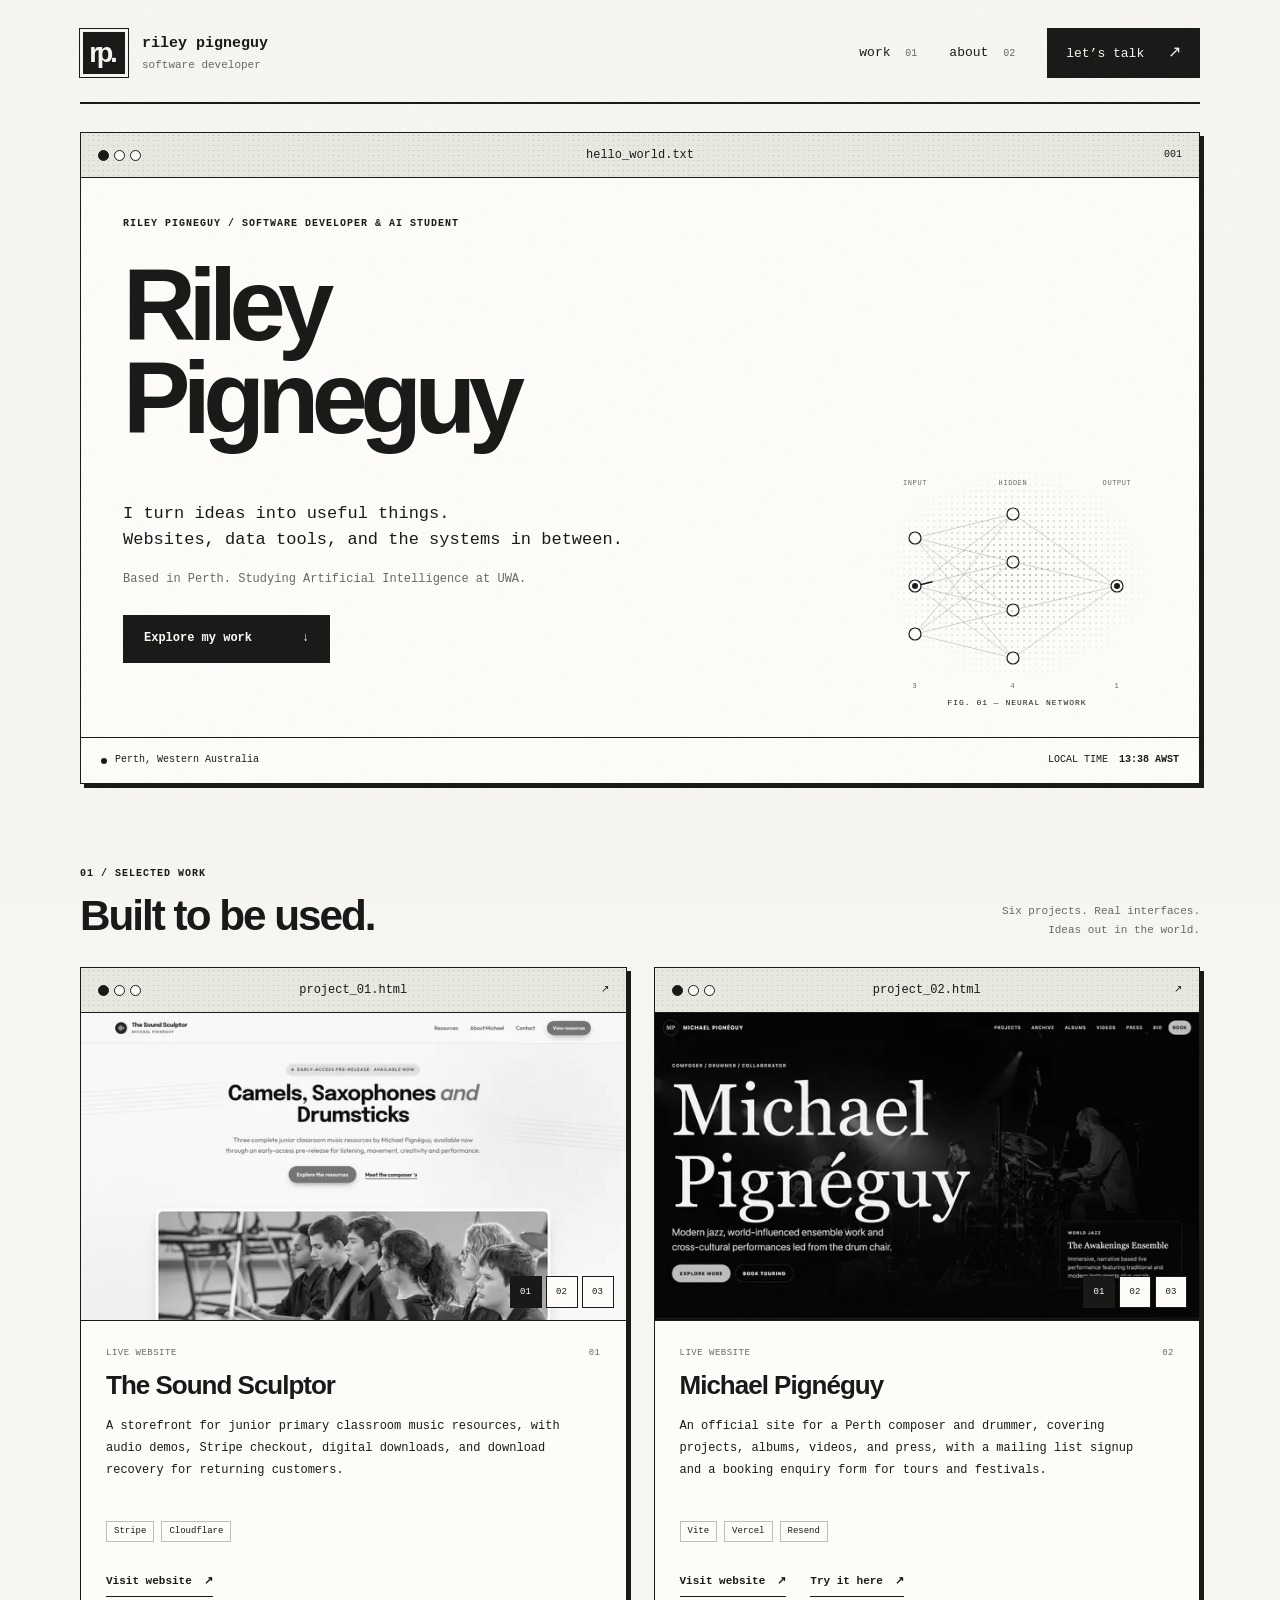
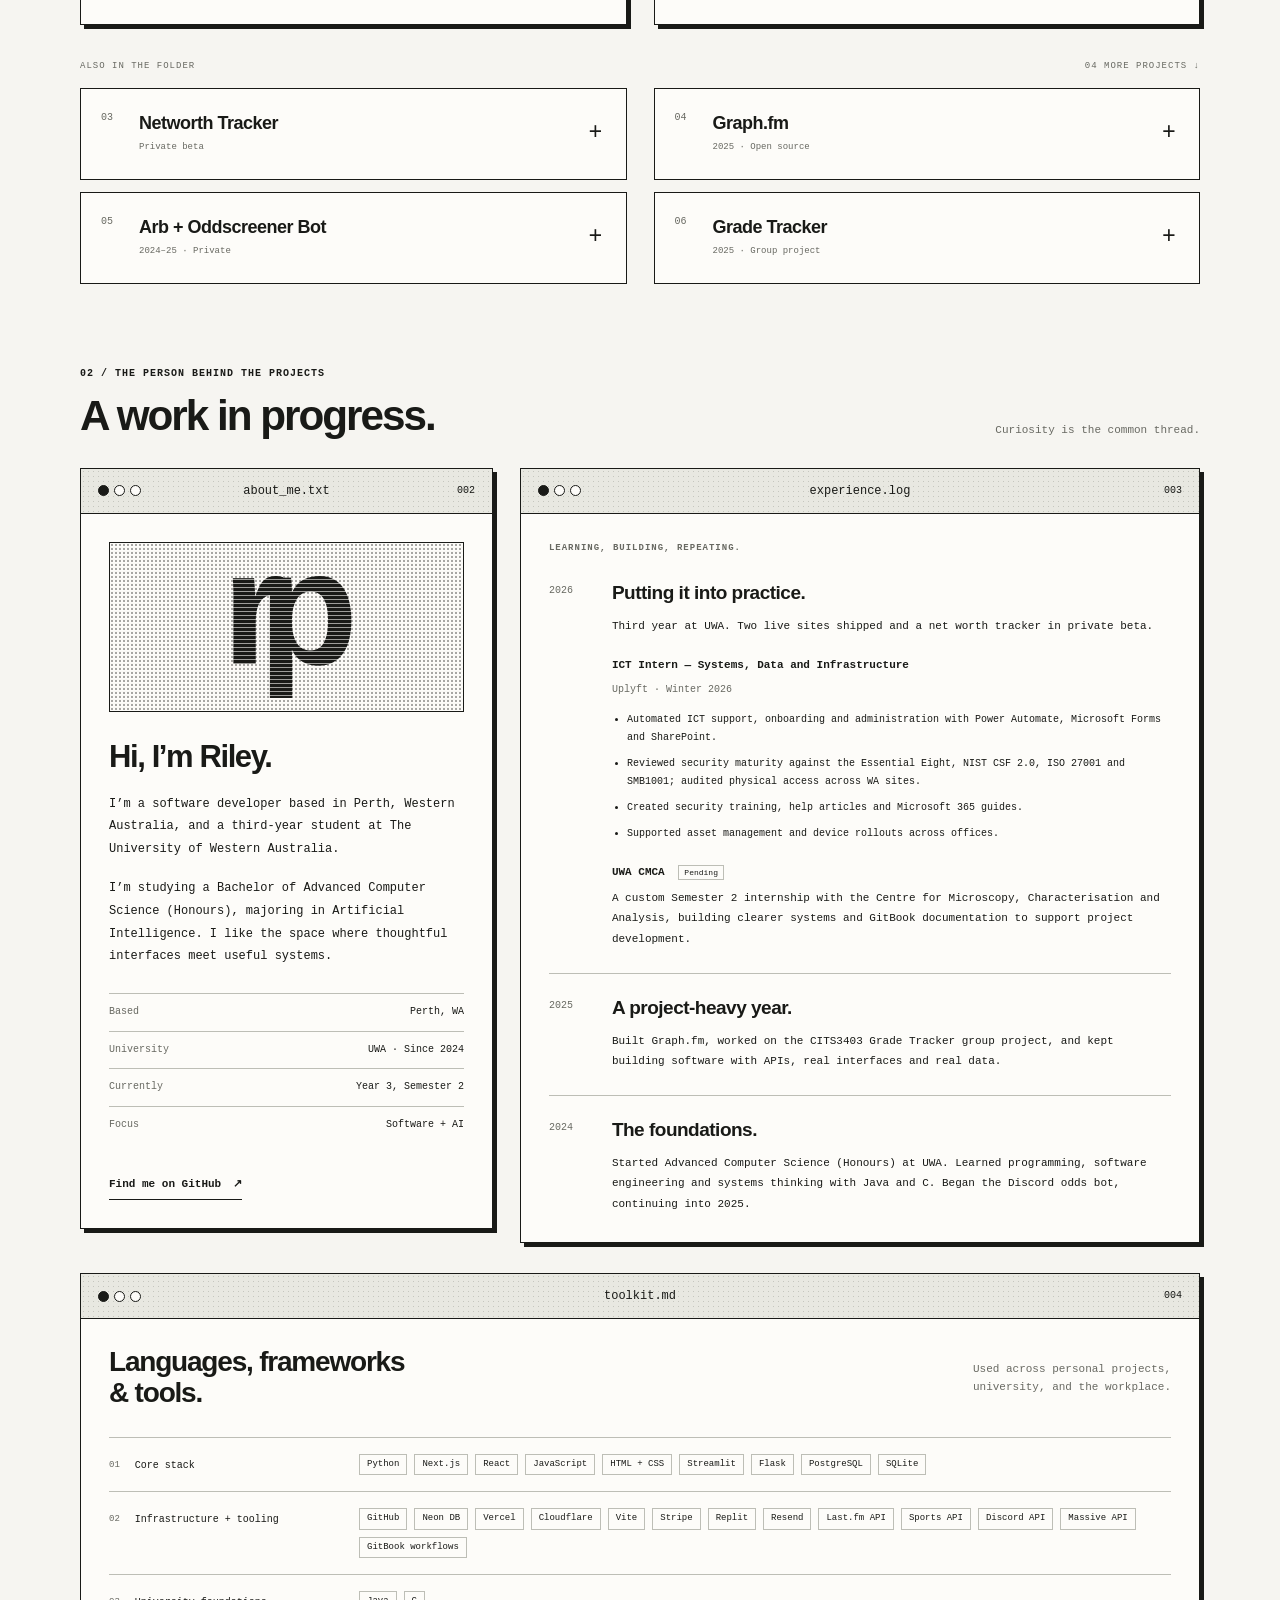
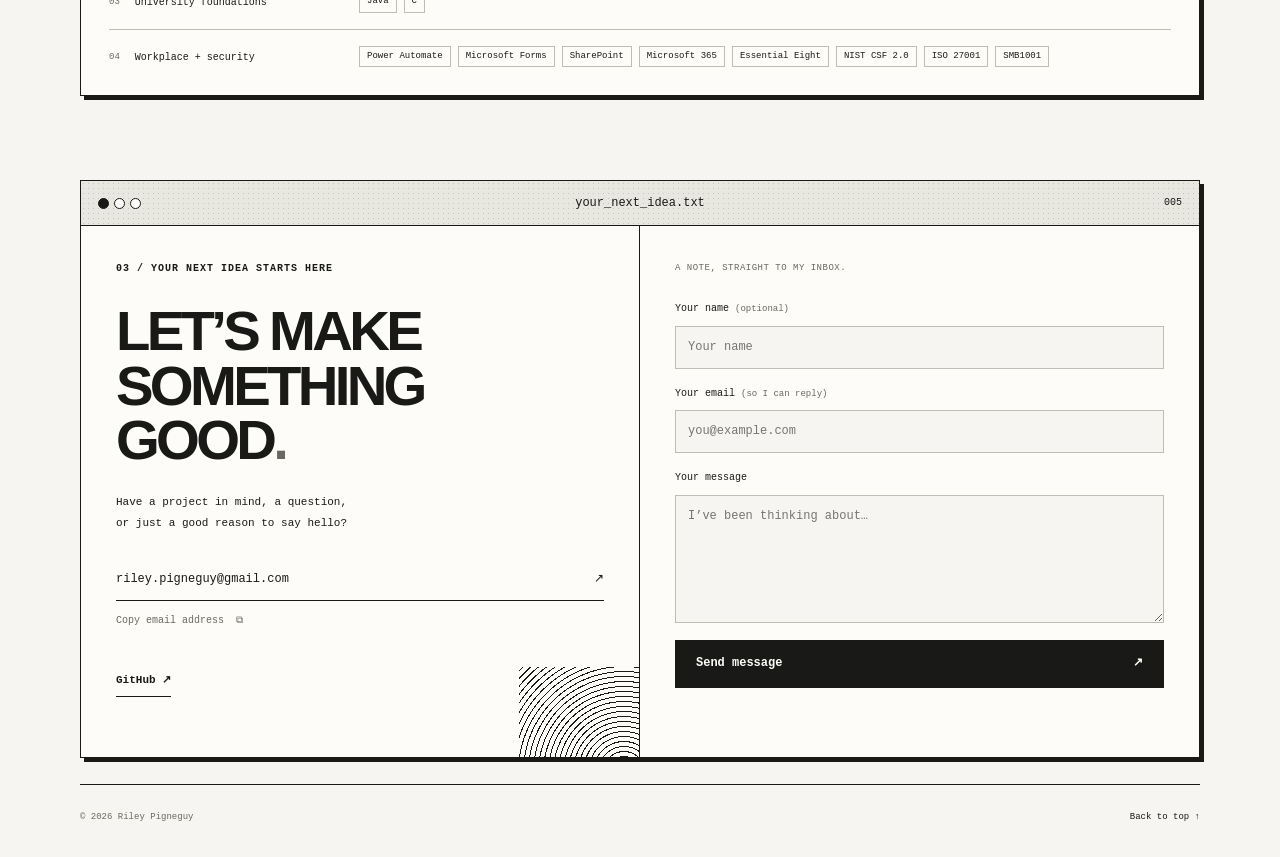
<file: index.html>
<!doctype html>
<html lang="en-AU">
  <head>
    <meta charset="UTF-8" />
    <meta name="viewport" content="width=device-width, initial-scale=1.0" />
    <meta name="theme-color" content="#f6f5f1" />
    <meta name="robots" content="index,follow,max-image-preview:large" />
    <meta
      name="description"
      content="Riley Pigneguy is a software developer in Perth and an Artificial Intelligence student at UWA. Explore web projects, Python tools and internship experience."
    />
    <meta name="author" content="Riley Pigneguy" />
    <title>Riley Pigneguy | Software Developer &amp; AI Student in Perth</title>
    <link rel="canonical" href="https://riley-pigneguy-portfolio.vercel.app/" />
    <link rel="sitemap" type="application/xml" href="sitemap.xml" />
    <link rel="icon" href="favicon.ico?v=2" sizes="32x32" />
    <link rel="icon" href="favicon.svg?v=2" type="image/svg+xml" />
    <link rel="apple-touch-icon" href="apple-touch-icon.png?v=2" />
    <meta property="og:type" content="website" />
    <meta
      property="og:title"
      content="Riley Pigneguy | Software Developer &amp; AI Student in Perth"
    />
    <meta
      property="og:description"
      content="Riley Pigneguy is a software developer in Perth and an Artificial Intelligence student at UWA. Explore web projects, Python tools and internship experience."
    />
    <meta
      property="og:url"
      content="https://riley-pigneguy-portfolio.vercel.app/"
    />
    <meta property="og:site_name" content="Riley Pigneguy Portfolio" />
    <meta property="og:locale" content="en_AU" />
    <meta
      property="og:image"
      content="https://riley-pigneguy-portfolio.vercel.app/Assets/site-screenshot-preview.jpg"
    />
    <meta property="og:image:type" content="image/jpeg" />
    <meta property="og:image:width" content="1280" />
    <meta property="og:image:height" content="720" />
    <meta
      property="og:image:alt"
      content="Riley Pigneguy’s portfolio introduction with cyan and mint lettering on a dark neural network background"
    />
    <meta name="twitter:card" content="summary_large_image" />
    <meta
      name="twitter:title"
      content="Riley Pigneguy | Software Developer &amp; AI Student in Perth"
    />
    <meta
      name="twitter:description"
      content="Riley Pigneguy is a software developer in Perth and an Artificial Intelligence student at UWA. Explore web projects, Python tools and internship experience."
    />
    <meta
      name="twitter:image"
      content="https://riley-pigneguy-portfolio.vercel.app/Assets/site-screenshot-preview.jpg"
    />
    <meta
      name="twitter:image:alt"
      content="Riley Pigneguy’s portfolio introduction with cyan and mint lettering on a dark neural network background"
    />
    <link rel="stylesheet" href="styles.css" />
    <script type="application/ld+json">
      {
        "@context": "https://schema.org",
        "@graph": [
          {
            "@type": "WebSite",
            "@id": "https://riley-pigneguy-portfolio.vercel.app/#website",
            "url": "https://riley-pigneguy-portfolio.vercel.app/",
            "name": "Riley Pigneguy Portfolio",
            "inLanguage": "en-AU",
            "publisher": {
              "@id": "https://riley-pigneguy-portfolio.vercel.app/#person"
            }
          },
          {
            "@type": "ProfilePage",
            "@id": "https://riley-pigneguy-portfolio.vercel.app/#profile",
            "url": "https://riley-pigneguy-portfolio.vercel.app/",
            "name": "Riley Pigneguy | Software Developer & AI Student in Perth",
            "description": "Software projects, education and internship experience of Riley Pigneguy, a software developer in Perth and Artificial Intelligence student at UWA.",
            "inLanguage": "en-AU",
            "isPartOf": {
              "@id": "https://riley-pigneguy-portfolio.vercel.app/#website"
            },
            "primaryImageOfPage": {
              "@type": "ImageObject",
              "url": "https://riley-pigneguy-portfolio.vercel.app/Assets/site-screenshot-preview.jpg",
              "width": 1280,
              "height": 720
            },
            "mainEntity": {
              "@id": "https://riley-pigneguy-portfolio.vercel.app/#person"
            }
          },
          {
            "@type": "Person",
            "@id": "https://riley-pigneguy-portfolio.vercel.app/#person",
            "name": "Riley Pigneguy",
            "url": "https://riley-pigneguy-portfolio.vercel.app/",
            "description": "Software developer in Perth and Bachelor of Advanced Computer Science (Honours) student at UWA, majoring in Artificial Intelligence.",
            "mainEntityOfPage": {
              "@id": "https://riley-pigneguy-portfolio.vercel.app/#profile"
            },
            "homeLocation": {
              "@type": "Place",
              "name": "Perth, Western Australia, Australia"
            },
            "affiliation": {
              "@type": "CollegeOrUniversity",
              "name": "The University of Western Australia",
              "url": "https://www.uwa.edu.au/"
            },
            "sameAs": ["https://github.com/rileypigneguy"],
            "knowsAbout": [
              "Artificial Intelligence",
              "Software development",
              "Python",
              "Next.js",
              "React",
              "PostgreSQL",
              "APIs"
            ]
          }
        ]
      }
    </script>
    <script defer src="script.js"></script>
  </head>

  <body>
    <a class="skip-link" href="#main">Skip to content</a>
    <div class="site-shell" id="top">
      <header class="site-header">
        <a class="identity" href="#top" aria-label="Riley Pigneguy, home"
          ><span class="monogram" aria-hidden="true">rp.</span
          ><span
            >riley pigneguy<span class="identity-sub"
              >software developer</span
            ></span
          ></a
        >
        <nav aria-label="Main navigation">
          <a href="#work">work <span>01</span></a
          ><a href="#about">about <span>02</span></a
          ><a class="nav-contact" href="#contact"
            >let’s talk <span aria-hidden="true">↗</span></a
          >
        </nav>
      </header>
      <main id="main">
        <section class="hero window" aria-labelledby="hero-title">
          <div class="window-bar">
            <span class="window-dots" aria-hidden="true"
              ><i></i><i></i><i></i></span
            ><span>hello_world.txt</span><span class="window-index">001</span>
          </div>
          <div class="hero-body">
            <p class="eyebrow">
              RILEY PIGNEGUY / SOFTWARE DEVELOPER & AI STUDENT
            </p>
            <h1 id="hero-title">
              Riley<br />Pigneguy
            </h1>
            <div class="hero-bottom">
              <div class="hero-copy">
                <p>
                  I turn ideas into useful things.<br />Websites, data tools,
                  and the systems in between.
                </p>
                <p class="quiet">
                  Based in Perth. Studying Artificial Intelligence at UWA.
                </p>
                <a class="button button-black" href="#work"
                  >Explore my work <span aria-hidden="true">↓</span></a
                >
              </div>
              <div
                class="artwork"
                role="img"
                aria-label="A neural network: three input nodes connect through four hidden nodes to one output."
              >
                <div class="artwork-grid"></div>
                <svg
                  viewBox="0 0 280 240"
                  class="network-sketch"
                  aria-hidden="true"
                >
                  <g class="network-labels">
                    <text x="38" y="23">INPUT</text>
                    <text x="136" y="23">HIDDEN</text>
                    <text x="240" y="23">OUTPUT</text>
                  </g>
                  <g class="network-edges">
                    <line x1="38" y1="76" x2="136" y2="52" />
                    <line x1="38" y1="76" x2="136" y2="100" />
                    <line x1="38" y1="76" x2="136" y2="148" />
                    <line x1="38" y1="76" x2="136" y2="196" />
                    <line x1="38" y1="124" x2="136" y2="52" />
                    <line x1="38" y1="124" x2="136" y2="100" />
                    <line x1="38" y1="124" x2="136" y2="148" />
                    <line x1="38" y1="124" x2="136" y2="196" />
                    <line x1="38" y1="172" x2="136" y2="52" />
                    <line x1="38" y1="172" x2="136" y2="100" />
                    <line x1="38" y1="172" x2="136" y2="148" />
                    <line x1="38" y1="172" x2="136" y2="196" />
                    <line x1="136" y1="52" x2="240" y2="124" />
                    <line x1="136" y1="100" x2="240" y2="124" />
                    <line x1="136" y1="148" x2="240" y2="124" />
                    <line x1="136" y1="196" x2="240" y2="124" />
                  </g>
                  <path class="network-signal" d="M38 124 L136 100 L240 124" />
                  <g class="network-nodes">
                    <circle cx="38" cy="76" r="6" />
                    <circle cx="38" cy="124" r="6" />
                    <circle cx="38" cy="172" r="6" />
                    <circle cx="136" cy="52" r="6" />
                    <circle cx="136" cy="100" r="6" />
                    <circle cx="136" cy="148" r="6" />
                    <circle cx="136" cy="196" r="6" />
                    <circle cx="240" cy="124" r="6" />
                  </g>
                  <g class="network-endpoints">
                    <circle cx="38" cy="124" r="3" />
                    <circle cx="240" cy="124" r="3" />
                  </g>
                  <g class="network-labels network-counts">
                    <text x="38" y="226">3</text>
                    <text x="136" y="226">4</text>
                    <text x="240" y="226">1</text>
                  </g>
                </svg>
                <span class="artwork-caption">FIG. 01 — NEURAL NETWORK</span>
              </div>
            </div>
          </div>
          <div class="hero-foot">
            <span
              ><i class="status-dot" aria-hidden="true"></i> Perth, Western
              Australia</span
            ><span>LOCAL TIME <time data-perth-time>AWST</time></span>
          </div>
        </section>

        <section class="work-section" id="work" aria-labelledby="work-title">
          <div class="section-heading" data-reveal>
            <div>
              <p class="eyebrow">01 / SELECTED WORK</p>
              <h2 id="work-title">Built to be used.</h2>
            </div>
            <p class="section-aside">
              Six projects. Real interfaces.<br />Ideas out in the world.
            </p>
          </div>
          <div class="featured-grid">
            <article class="project window" data-reveal>
              <div class="window-bar">
                <span class="window-dots" aria-hidden="true"
                  ><i></i><i></i><i></i></span
                ><span>project_01.html</span
                ><span class="window-index">↗</span>
              </div>
              <div class="gallery" data-gallery>
                <img
                  src="Assets/previews/soundsculptor1-1200-8d3cf858c7.webp"
                  srcset="
                    Assets/previews/soundsculptor1-640-05ccbc6fd5.webp   640w,
                    Assets/previews/soundsculptor1-1200-8d3cf858c7.webp 1200w
                  "
                  sizes="(max-width: 650px) calc(100vw - 34px), (max-width: 900px) calc((100vw - 72px) / 2), (max-width: 1200px) calc((100vw - 110px) / 2), 544px"
                  decoding="async"
                  alt="The Sound Sculptor homepage showing the classroom music resources hero"
                  width="1600"
                  height="872"
                  loading="lazy"
                /><img
                  src="Assets/previews/soundsculptor2-1200-70b6fca6ae.webp"
                  srcset="
                    Assets/previews/soundsculptor2-640-2e7b4c2f2e.webp   640w,
                    Assets/previews/soundsculptor2-1200-70b6fca6ae.webp 1200w
                  "
                  sizes="(max-width: 650px) calc(100vw - 34px), (max-width: 900px) calc((100vw - 72px) / 2), (max-width: 1200px) calc((100vw - 110px) / 2), 544px"
                  decoding="async"
                  alt="The Sound Sculptor complete classroom suite with bundle checkout"
                  width="1600"
                  height="872"
                  loading="lazy"
                  hidden
                /><img
                  src="Assets/previews/soundsculptor3-1200-685612c00d.webp"
                  srcset="
                    Assets/previews/soundsculptor3-640-23614a97c2.webp   640w,
                    Assets/previews/soundsculptor3-1200-685612c00d.webp 1200w
                  "
                  sizes="(max-width: 650px) calc(100vw - 34px), (max-width: 900px) calc((100vw - 72px) / 2), (max-width: 1200px) calc((100vw - 110px) / 2), 544px"
                  decoding="async"
                  alt="The Sound Sculptor individual resources with audio demos and pricing"
                  width="1600"
                  height="872"
                  loading="lazy"
                  hidden
                />
                <div
                  class="gallery-controls"
                  role="group"
                  aria-label="The Sound Sculptor screenshots"
                >
                  <button
                    type="button"
                    aria-label="Show The Sound Sculptor screenshot 1"
                    aria-pressed="true"
                    data-slide="0"
                  >
                    01</button
                  ><button
                    type="button"
                    aria-label="Show The Sound Sculptor screenshot 2"
                    aria-pressed="false"
                    data-slide="1"
                  >
                    02</button
                  ><button
                    type="button"
                    aria-label="Show The Sound Sculptor screenshot 3"
                    aria-pressed="false"
                    data-slide="2"
                  >
                    03
                  </button>
                </div>
              </div>
              <div class="project-body">
                <div class="project-meta">
                  <span>Live website</span><span>01</span>
                </div>
                <h3>The Sound Sculptor</h3>
                <p>
                  A storefront for junior primary classroom music resources,
                  with audio demos, Stripe checkout, digital downloads, and
                  download recovery for returning customers.
                </p>
                <ul class="tags" aria-label="The Sound Sculptor technology">
                  <li>Stripe</li>
                  <li>Cloudflare</li>
                </ul>
                <div class="project-links">
                  <a
                    class="text-link"
                    href="https://thesoundsculptor.com.au/"
                    target="_blank"
                    rel="noreferrer"
                    >Visit website <span aria-hidden="true">↗</span></a
                  >
                </div>
              </div>
            </article>
            <article class="project window" data-reveal>
              <div class="window-bar">
                <span class="window-dots" aria-hidden="true"
                  ><i></i><i></i><i></i></span
                ><span>project_02.html</span
                ><span class="window-index">↗</span>
              </div>
              <div class="gallery" data-gallery>
                <img
                  src="Assets/previews/michaelpigneguy1-1200-c935db6c36.webp"
                  srcset="
                    Assets/previews/michaelpigneguy1-640-350ea8572b.webp   640w,
                    Assets/previews/michaelpigneguy1-1200-c935db6c36.webp 1200w
                  "
                  sizes="(max-width: 650px) calc(100vw - 34px), (max-width: 900px) calc((100vw - 72px) / 2), (max-width: 1200px) calc((100vw - 110px) / 2), 544px"
                  decoding="async"
                  alt="Michael Pignéguy website hero with a live performance photo"
                  width="1600"
                  height="872"
                  loading="lazy"
                /><img
                  src="Assets/previews/michaelpigneguy2-1200-0b986c10a6.webp"
                  srcset="
                    Assets/previews/michaelpigneguy2-640-b27265544f.webp   640w,
                    Assets/previews/michaelpigneguy2-1200-0b986c10a6.webp 1200w
                  "
                  sizes="(max-width: 650px) calc(100vw - 34px), (max-width: 900px) calc((100vw - 72px) / 2), (max-width: 1200px) calc((100vw - 110px) / 2), 544px"
                  decoding="async"
                  alt="Michael Pignéguy website section featuring The Awakenings Ensemble"
                  width="1600"
                  height="872"
                  loading="lazy"
                  hidden
                /><img
                  src="Assets/previews/michaelpigneguy3-1200-a2629c2d0d.webp"
                  srcset="
                    Assets/previews/michaelpigneguy3-640-5cd1574484.webp   640w,
                    Assets/previews/michaelpigneguy3-1200-a2629c2d0d.webp 1200w
                  "
                  sizes="(max-width: 650px) calc(100vw - 34px), (max-width: 900px) calc((100vw - 72px) / 2), (max-width: 1200px) calc((100vw - 110px) / 2), 544px"
                  decoding="async"
                  alt="Michael Pignéguy website albums and releases section"
                  width="1600"
                  height="872"
                  loading="lazy"
                  hidden
                />
                <div
                  class="gallery-controls"
                  role="group"
                  aria-label="Michael Pignéguy screenshots"
                >
                  <button
                    type="button"
                    aria-label="Show Michael Pignéguy screenshot 1"
                    aria-pressed="true"
                    data-slide="0"
                  >
                    01</button
                  ><button
                    type="button"
                    aria-label="Show Michael Pignéguy screenshot 2"
                    aria-pressed="false"
                    data-slide="1"
                  >
                    02</button
                  ><button
                    type="button"
                    aria-label="Show Michael Pignéguy screenshot 3"
                    aria-pressed="false"
                    data-slide="2"
                  >
                    03
                  </button>
                </div>
              </div>
              <div class="project-body">
                <div class="project-meta">
                  <span>Live website</span><span>02</span>
                </div>
                <h3>Michael Pignéguy</h3>
                <p>
                  An official site for a Perth composer and drummer, covering
                  projects, albums, videos, and press, with a mailing list
                  signup and a booking enquiry form for tours and festivals.
                </p>
                <ul class="tags" aria-label="Michael Pignéguy technology">
                  <li>Vite</li>
                  <li>Vercel</li>
                  <li>Resend</li>
                </ul>
                <div class="project-links">
                  <a
                    class="text-link"
                    href="https://michaelpigneguy.com/"
                    target="_blank"
                    rel="noreferrer"
                    >Visit website <span aria-hidden="true">↗</span></a
                  ><button class="text-link" type="button" data-live-preview>
                    Try it here <span aria-hidden="true">↗</span>
                  </button>
                </div>
              </div>
            </article>
          </div>
          <div class="archive-heading">
            <span>ALSO IN THE FOLDER</span><span>04 MORE PROJECTS ↓</span>
          </div>
          <div class="archive-grid">
            <details class="archive-project" data-reveal>
              <summary>
                <span class="archive-number">03</span
                ><span
                  ><strong>Networth Tracker</strong
                  ><small>Private beta</small></span
                ><span class="details-toggle" aria-hidden="true">+</span>
              </summary>
              <div class="archive-content">
                <div class="gallery" data-gallery>
                  <img
                    src="Assets/previews/networthtracker1beta-1200-57a41f936a.webp"
                    srcset="
                      Assets/previews/networthtracker1beta-640-bf10ce05ab.webp   640w,
                      Assets/previews/networthtracker1beta-1200-57a41f936a.webp 1200w
                    "
                    sizes="(max-width: 650px) calc(100vw - 34px), (max-width: 900px) calc((100vw - 72px) / 2), (max-width: 1200px) calc((100vw - 110px) / 2), 544px"
                    decoding="async"
                    alt="Net worth tracker beta screenshot showing the dashboard"
                    width="1600"
                    height="872"
                    loading="lazy"
                  /><img
                    src="Assets/previews/networthtracker2beta-1200-f187a4ec54.webp"
                    srcset="
                      Assets/previews/networthtracker2beta-640-d6c09ab34e.webp   640w,
                      Assets/previews/networthtracker2beta-1200-f187a4ec54.webp 1200w
                    "
                    sizes="(max-width: 650px) calc(100vw - 34px), (max-width: 900px) calc((100vw - 72px) / 2), (max-width: 1200px) calc((100vw - 110px) / 2), 544px"
                    decoding="async"
                    alt="Net worth tracker beta screenshot showing another screen"
                    width="1600"
                    height="872"
                    loading="lazy"
                    hidden
                  /><img
                    src="Assets/previews/networthtracker3beta-1200-be4fd9faaf.webp"
                    srcset="
                      Assets/previews/networthtracker3beta-640-d7adccd765.webp   640w,
                      Assets/previews/networthtracker3beta-1200-be4fd9faaf.webp 1200w
                    "
                    sizes="(max-width: 650px) calc(100vw - 34px), (max-width: 900px) calc((100vw - 72px) / 2), (max-width: 1200px) calc((100vw - 110px) / 2), 544px"
                    decoding="async"
                    alt="Net worth tracker beta screenshot showing a third feature"
                    width="1600"
                    height="872"
                    loading="lazy"
                    hidden
                  />
                  <div
                    class="gallery-controls"
                    role="group"
                    aria-label="Networth Tracker screenshots"
                  >
                    <button
                      type="button"
                      aria-label="Show Networth Tracker screenshot 1"
                      aria-pressed="true"
                      data-slide="0"
                    >
                      01</button
                    ><button
                      type="button"
                      aria-label="Show Networth Tracker screenshot 2"
                      aria-pressed="false"
                      data-slide="1"
                    >
                      02</button
                    ><button
                      type="button"
                      aria-label="Show Networth Tracker screenshot 3"
                      aria-pressed="false"
                      data-slide="2"
                    >
                      03
                    </button>
                  </div>
                </div>
                <div class="project-body">
                  <div class="project-meta">
                    <span>Private beta</span><span>03</span>
                  </div>
                  <h3>Networth Tracker</h3>
                  <p>
                    A beta finance dashboard for tracking assets and net worth
                    over time, built with Next.js, React, PostgreSQL, and
                    Massive API data integrations.
                  </p>
                  <ul class="tags" aria-label="Networth Tracker technology">
                    <li>Next.js</li>
                    <li>React</li>
                    <li>PostgreSQL</li>
                    <li>Massive API</li>
                  </ul>
                  <div class="project-links">
                    <span class="quiet"
                      >In private beta. Public link coming later.</span
                    >
                  </div>
                </div>
              </div>
            </details>
            <details class="archive-project" data-reveal>
              <summary>
                <span class="archive-number">04</span
                ><span
                  ><strong>Graph.fm</strong
                  ><small>2025 · Open source</small></span
                ><span class="details-toggle" aria-hidden="true">+</span>
              </summary>
              <div class="archive-content">
                <div class="gallery" data-gallery>
                  <img
                    src="Assets/previews/graphfm1-1200-d69e389b56.webp"
                    srcset="
                      Assets/previews/graphfm1-640-a14b6c3f81.webp   640w,
                      Assets/previews/graphfm1-1200-d69e389b56.webp 1200w
                    "
                    sizes="(max-width: 650px) calc(100vw - 34px), (max-width: 900px) calc((100vw - 72px) / 2), (max-width: 1200px) calc((100vw - 110px) / 2), 544px"
                    decoding="async"
                    alt="Graph.fm screenshot showing a genre analysis dashboard"
                    width="1600"
                    height="872"
                    loading="lazy"
                  /><img
                    src="Assets/previews/graphfm2-1200-6fde9b49b3.webp"
                    srcset="
                      Assets/previews/graphfm2-640-21aad06db2.webp   640w,
                      Assets/previews/graphfm2-1200-6fde9b49b3.webp 1200w
                    "
                    sizes="(max-width: 650px) calc(100vw - 34px), (max-width: 900px) calc((100vw - 72px) / 2), (max-width: 1200px) calc((100vw - 110px) / 2), 544px"
                    decoding="async"
                    alt="Graph.fm screenshot showing another analytics view"
                    width="1600"
                    height="872"
                    loading="lazy"
                    hidden
                  /><img
                    src="Assets/previews/graphfm3-1200-5e082d48c9.webp"
                    srcset="
                      Assets/previews/graphfm3-640-4de6176130.webp   640w,
                      Assets/previews/graphfm3-1200-5e082d48c9.webp 1200w
                    "
                    sizes="(max-width: 650px) calc(100vw - 34px), (max-width: 900px) calc((100vw - 72px) / 2), (max-width: 1200px) calc((100vw - 110px) / 2), 544px"
                    decoding="async"
                    alt="Graph.fm screenshot showing a third listening analysis screen"
                    width="1600"
                    height="872"
                    loading="lazy"
                    hidden
                  />
                  <div
                    class="gallery-controls"
                    role="group"
                    aria-label="Graph.fm screenshots"
                  >
                    <button
                      type="button"
                      aria-label="Show Graph.fm screenshot 1"
                      aria-pressed="true"
                      data-slide="0"
                    >
                      01</button
                    ><button
                      type="button"
                      aria-label="Show Graph.fm screenshot 2"
                      aria-pressed="false"
                      data-slide="1"
                    >
                      02</button
                    ><button
                      type="button"
                      aria-label="Show Graph.fm screenshot 3"
                      aria-pressed="false"
                      data-slide="2"
                    >
                      03
                    </button>
                  </div>
                </div>
                <div class="project-body">
                  <div class="project-meta">
                    <span>2025 · Open source</span><span>04</span>
                  </div>
                  <h3>Graph.fm</h3>
                  <p>
                    A Last.fm analysis website that turns listening history into
                    interactive summaries, comparisons, and visual breakdowns
                    using Python, Streamlit, and the Last.fm API.
                  </p>
                  <ul class="tags" aria-label="Graph.fm technology">
                    <li>Python</li>
                    <li>Streamlit</li>
                    <li>Last.fm API</li>
                  </ul>
                  <div class="project-links">
                    <a
                      class="text-link"
                      href="https://github.com/rileypigneguy/graph.fm"
                      target="_blank"
                      rel="noreferrer"
                      >View source <span aria-hidden="true">↗</span></a
                    >
                  </div>
                </div>
              </div>
            </details>
            <details class="archive-project" data-reveal>
              <summary>
                <span class="archive-number">05</span
                ><span
                  ><strong>Arb + Oddscreener Bot</strong
                  ><small>2024–25 · Private</small></span
                ><span class="details-toggle" aria-hidden="true">+</span>
              </summary>
              <div class="archive-content">
                <div class="gallery" data-gallery>
                  <img
                    src="Assets/previews/discordbot1-1200-45990da01f.webp"
                    srcset="
                      Assets/previews/discordbot1-640-6f96897eaa.webp   640w,
                      Assets/previews/discordbot1-1200-45990da01f.webp 1200w
                    "
                    sizes="(max-width: 650px) calc(100vw - 34px), (max-width: 900px) calc((100vw - 72px) / 2), (max-width: 1200px) calc((100vw - 110px) / 2), 544px"
                    decoding="async"
                    alt="Discord bot screenshot showing odds output in a Discord channel"
                    width="1600"
                    height="872"
                    loading="lazy"
                  /><img
                    src="Assets/previews/discordbot2-1200-5de68ea295.webp"
                    srcset="
                      Assets/previews/discordbot2-640-a9d0897386.webp   640w,
                      Assets/previews/discordbot2-1200-5de68ea295.webp 1200w
                    "
                    sizes="(max-width: 650px) calc(100vw - 34px), (max-width: 900px) calc((100vw - 72px) / 2), (max-width: 1200px) calc((100vw - 110px) / 2), 544px"
                    decoding="async"
                    alt="Discord bot screenshot showing another odds summary"
                    width="1600"
                    height="872"
                    loading="lazy"
                    hidden
                  />
                  <div
                    class="gallery-controls"
                    role="group"
                    aria-label="Arb + Oddscreener Bot screenshots"
                  >
                    <button
                      type="button"
                      aria-label="Show Arb + Oddscreener Bot screenshot 1"
                      aria-pressed="true"
                      data-slide="0"
                    >
                      01</button
                    ><button
                      type="button"
                      aria-label="Show Arb + Oddscreener Bot screenshot 2"
                      aria-pressed="false"
                      data-slide="1"
                    >
                      02
                    </button>
                  </div>
                </div>
                <div class="project-body">
                  <div class="project-meta">
                    <span>2024–25 · Private</span><span>05</span>
                  </div>
                  <h3>Arb + Oddscreener Bot</h3>
                  <p>
                    A Discord bot that pulls sports market data, screens odds
                    across bookmakers, and posts match-ready summaries straight
                    into Discord channels for faster decision making.
                  </p>
                  <ul
                    class="tags"
                    aria-label="Arb + Oddscreener Bot technology"
                  >
                    <li>Python</li>
                    <li>Sports API</li>
                    <li>Discord API</li>
                  </ul>
                  <div class="project-links">
                    <span class="quiet">A private project.</span>
                  </div>
                </div>
              </div>
            </details>
            <details class="archive-project" data-reveal>
              <summary>
                <span class="archive-number">06</span
                ><span
                  ><strong>Grade Tracker</strong
                  ><small>2025 · Group project</small></span
                ><span class="details-toggle" aria-hidden="true">+</span>
              </summary>
              <div class="archive-content">
                <div class="gallery" data-gallery>
                  <img
                    src="Assets/previews/gradestracker1-1200-48961f1f14.webp"
                    srcset="
                      Assets/previews/gradestracker1-640-2cf546c1c1.webp   640w,
                      Assets/previews/gradestracker1-1200-48961f1f14.webp 1200w
                    "
                    sizes="(max-width: 650px) calc(100vw - 34px), (max-width: 900px) calc((100vw - 72px) / 2), (max-width: 1200px) calc((100vw - 110px) / 2), 544px"
                    decoding="async"
                    alt="Grade tracker screenshot showing a grade summary interface"
                    width="1600"
                    height="872"
                    loading="lazy"
                  /><img
                    src="Assets/previews/gradestracker2-1200-7d4054f6ca.webp"
                    srcset="
                      Assets/previews/gradestracker2-640-c38b652f75.webp   640w,
                      Assets/previews/gradestracker2-1200-7d4054f6ca.webp 1200w
                    "
                    sizes="(max-width: 650px) calc(100vw - 34px), (max-width: 900px) calc((100vw - 72px) / 2), (max-width: 1200px) calc((100vw - 110px) / 2), 544px"
                    decoding="async"
                    alt="Grade tracker screenshot showing another page"
                    width="1600"
                    height="872"
                    loading="lazy"
                    hidden
                  /><img
                    src="Assets/previews/gradestracker3-1200-1951daf8b5.webp"
                    srcset="
                      Assets/previews/gradestracker3-640-0870903dc7.webp   640w,
                      Assets/previews/gradestracker3-1200-1951daf8b5.webp 1200w
                    "
                    sizes="(max-width: 650px) calc(100vw - 34px), (max-width: 900px) calc((100vw - 72px) / 2), (max-width: 1200px) calc((100vw - 110px) / 2), 544px"
                    decoding="async"
                    alt="Grade tracker screenshot showing an additional workflow"
                    width="1600"
                    height="872"
                    loading="lazy"
                    hidden
                  />
                  <div
                    class="gallery-controls"
                    role="group"
                    aria-label="Grade Tracker screenshots"
                  >
                    <button
                      type="button"
                      aria-label="Show Grade Tracker screenshot 1"
                      aria-pressed="true"
                      data-slide="0"
                    >
                      01</button
                    ><button
                      type="button"
                      aria-label="Show Grade Tracker screenshot 2"
                      aria-pressed="false"
                      data-slide="1"
                    >
                      02</button
                    ><button
                      type="button"
                      aria-label="Show Grade Tracker screenshot 3"
                      aria-pressed="false"
                      data-slide="2"
                    >
                      03
                    </button>
                  </div>
                </div>
                <div class="project-body">
                  <div class="project-meta">
                    <span>2025 · Group project</span><span>06</span>
                  </div>
                  <h3>Grade Tracker</h3>
                  <p>
                    A university group project for CITS3403 focused on tracking
                    assessment results and semester progress through a classic
                    web app stack with Flask and SQLite.
                  </p>
                  <ul class="tags" aria-label="Grade Tracker technology">
                    <li>HTML</li>
                    <li>CSS</li>
                    <li>JavaScript</li>
                    <li>Flask</li>
                    <li>SQLite</li>
                  </ul>
                  <div class="project-links">
                    <a
                      class="text-link"
                      href="https://github.com/alyshaprompruek/CITS3403_project"
                      target="_blank"
                      rel="noreferrer"
                      >View source <span aria-hidden="true">↗</span></a
                    >
                  </div>
                </div>
              </div>
            </details>
          </div>
        </section>

        <section class="about-section" id="about" aria-labelledby="about-title">
          <div class="section-heading" data-reveal>
            <div>
              <p class="eyebrow">02 / THE PERSON BEHIND THE PROJECTS</p>
              <h2 id="about-title">A work in progress.</h2>
            </div>
            <span class="section-aside">Curiosity is the common thread.</span>
          </div>
          <div class="about-grid">
            <article class="window about-panel" data-reveal>
              <div class="window-bar">
                <span class="window-dots" aria-hidden="true"
                  ><i></i><i></i><i></i></span
                ><span>about_me.txt</span><span class="window-index">002</span>
              </div>
              <div class="panel-body">
                <div class="profile-mark" aria-hidden="true">
                  <span>r</span><span>p</span>
                  <div class="profile-mark-lines"></div>
                </div>
                <h3>Hi, I’m Riley.</h3>
                <p>
                  I’m a software developer based in Perth, Western Australia,
                  and a third-year student at The University of Western
                  Australia.
                </p>
                <p>
                  I’m studying a Bachelor of Advanced Computer Science
                  (Honours), majoring in Artificial Intelligence. I like the
                  space where thoughtful interfaces meet useful systems.
                </p>
                <dl class="profile-facts">
                  <div>
                    <dt>Based</dt>
                    <dd>Perth, WA</dd>
                  </div>
                  <div>
                    <dt>University</dt>
                    <dd>UWA · Since 2024</dd>
                  </div>
                  <div>
                    <dt>Currently</dt>
                    <dd>Year 3, Semester 2</dd>
                  </div>
                  <div>
                    <dt>Focus</dt>
                    <dd>Software + AI</dd>
                  </div>
                </dl>
                <a
                  class="text-link"
                  href="https://github.com/rileypigneguy"
                  target="_blank"
                  rel="noreferrer"
                  >Find me on GitHub <span aria-hidden="true">↗</span></a
                >
              </div>
            </article>
            <article
              class="window experience-panel"
              id="experience"
              data-reveal
            >
              <div class="window-bar">
                <span class="window-dots" aria-hidden="true"
                  ><i></i><i></i><i></i></span
                ><span>experience.log</span
                ><span class="window-index">003</span>
              </div>
              <div class="panel-body">
                <p class="eyebrow">LEARNING, BUILDING, REPEATING.</p>
                <div class="experience-item">
                  <span class="year">2026</span>
                  <div>
                    <h3>Putting it into practice.</h3>
                    <p>
                      Third year at UWA. Two live sites shipped and a net worth
                      tracker in private beta.
                    </p>
                    <h4>ICT Intern — Systems, Data and Infrastructure</h4>
                    <p class="quiet">Uplyft · Winter 2026</p>
                    <ul class="experience-points">
                      <li>
                        Automated ICT support, onboarding and administration
                        with Power Automate, Microsoft Forms and SharePoint.
                      </li>
                      <li>
                        Reviewed security maturity against the Essential Eight,
                        NIST CSF 2.0, ISO 27001 and SMB1001; audited physical
                        access across WA sites.
                      </li>
                      <li>
                        Created security training, help articles and Microsoft
                        365 guides.
                      </li>
                      <li>
                        Supported asset management and device rollouts across
                        offices.
                      </li>
                    </ul>
                    <h4>UWA CMCA <span class="small-label">Pending</span></h4>
                    <p>
                      A custom Semester 2 internship with the Centre for
                      Microscopy, Characterisation and Analysis, building
                      clearer systems and GitBook documentation to support
                      project development.
                    </p>
                  </div>
                </div>
                <div class="experience-item">
                  <span class="year">2025</span>
                  <div>
                    <h3>A project-heavy year.</h3>
                    <p>
                      Built Graph.fm, worked on the CITS3403 Grade Tracker group
                      project, and kept building software with APIs, real
                      interfaces and real data.
                    </p>
                  </div>
                </div>
                <div class="experience-item">
                  <span class="year">2024</span>
                  <div>
                    <h3>The foundations.</h3>
                    <p>
                      Started Advanced Computer Science (Honours) at UWA.
                      Learned programming, software engineering and systems
                      thinking with Java and C. Began the Discord odds bot,
                      continuing into 2025.
                    </p>
                  </div>
                </div>
              </div>
            </article>
          </div>
          <article class="window toolkit-panel" id="stack" data-reveal>
            <div class="window-bar">
              <span class="window-dots" aria-hidden="true"
                ><i></i><i></i><i></i></span
              ><span>toolkit.md</span><span class="window-index">004</span>
            </div>
            <div class="toolkit-intro">
              <h3>Languages, frameworks<br />&amp; tools.</h3>
              <p>
                Used across personal projects,<br />university, and the
                workplace.
              </p>
            </div>
            <div class="toolkit-rows">
              <div class="toolkit-row">
                <h4><span>01</span>Core stack</h4>
                <ul class="tags">
                  <li>Python</li>
                  <li>Next.js</li>
                  <li>React</li>
                  <li>JavaScript</li>
                  <li>HTML + CSS</li>
                  <li>Streamlit</li>
                  <li>Flask</li>
                  <li>PostgreSQL</li>
                  <li>SQLite</li>
                </ul>
              </div>
              <div class="toolkit-row">
                <h4><span>02</span>Infrastructure + tooling</h4>
                <ul class="tags">
                  <li>GitHub</li>
                  <li>Neon DB</li>
                  <li>Vercel</li>
                  <li>Cloudflare</li>
                  <li>Vite</li>
                  <li>Stripe</li>
                  <li>Replit</li>
                  <li>Resend</li>
                  <li>Last.fm API</li>
                  <li>Sports API</li>
                  <li>Discord API</li>
                  <li>Massive API</li>
                  <li>GitBook workflows</li>
                </ul>
              </div>
              <div class="toolkit-row">
                <h4><span>03</span>University foundations</h4>
                <ul class="tags">
                  <li>Java</li>
                  <li>C</li>
                </ul>
              </div>
              <div class="toolkit-row">
                <h4><span>04</span>Workplace + security</h4>
                <ul class="tags">
                  <li>Power Automate</li>
                  <li>Microsoft Forms</li>
                  <li>SharePoint</li>
                  <li>Microsoft 365</li>
                  <li>Essential Eight</li>
                  <li>NIST CSF 2.0</li>
                  <li>ISO 27001</li>
                  <li>SMB1001</li>
                </ul>
              </div>
            </div>
          </article>
        </section>

        <section
          class="contact-section window"
          id="contact"
          aria-labelledby="contact-title"
          data-reveal
        >
          <div class="window-bar">
            <span class="window-dots" aria-hidden="true"
              ><i></i><i></i><i></i></span
            ><span>your_next_idea.txt</span
            ><span class="window-index">005</span>
          </div>
          <div class="contact-grid">
            <div class="contact-copy">
              <p class="eyebrow">03 / YOUR NEXT IDEA STARTS HERE</p>
              <h2 id="contact-title">
                LET’S MAKE<br />SOMETHING<br />GOOD<span>.</span>
              </h2>
              <p>
                Have a project in mind, a question,<br />or just a good reason
                to say hello?
              </p>
              <a class="email-link" href="mailto:riley.pigneguy@gmail.com"
                >riley.pigneguy@gmail.com <span aria-hidden="true">↗</span></a
              ><button
                class="copy-button"
                type="button"
                data-copy="riley.pigneguy@gmail.com"
              >
                <span data-copy-hint>Copy email address</span>
                <span aria-hidden="true">⧉</span>
              </button>
              <p class="copy-status visually-hidden" role="status"></p>
              <a
                class="text-link"
                href="https://github.com/rileypigneguy"
                target="_blank"
                rel="noreferrer"
                >GitHub ↗</a
              >
            </div>
            <form class="contact-form" data-endpoint="/api/contact" novalidate>
              <p class="form-caption">A NOTE, STRAIGHT TO MY INBOX.</p>
              <div class="form-field">
                <label for="contact-name"
                  >Your name <span>(optional)</span></label
                ><input
                  id="contact-name"
                  name="name"
                  type="text"
                  maxlength="100"
                  autocomplete="name"
                  placeholder="Your name"
                />
              </div>
              <div class="form-field">
                <label for="contact-email"
                  >Your email <span>(so I can reply)</span></label
                ><input
                  id="contact-email"
                  name="email"
                  type="email"
                  maxlength="320"
                  autocomplete="email"
                  placeholder="you@example.com"
                  required
                  aria-describedby="form-status"
                />
              </div>
              <div class="form-field">
                <label for="contact-message">Your message</label
                ><textarea
                  id="contact-message"
                  name="message"
                  rows="5"
                  maxlength="5000"
                  placeholder="I’ve been thinking about…"
                  required
                  aria-describedby="form-status"
                ></textarea>
              </div>
              <div class="honeypot" aria-hidden="true">
                <label for="contact-website">Leave this field empty</label
                ><input
                  id="contact-website"
                  name="website"
                  type="text"
                  tabindex="-1"
                  autocomplete="off"
                />
              </div>
              <button class="button button-black send-button" type="submit">
                <span data-send-label>Send message</span
                ><span aria-hidden="true">↗</span>
              </button>
              <p
                class="form-status"
                id="form-status"
                role="status"
                aria-live="polite"
              ></p>
              <noscript
                ><p>
                  Please
                  <a href="mailto:riley.pigneguy@gmail.com"
                    >email me directly</a
                  >
                  to get in touch.
                </p></noscript
              >
            </form>
          </div>
        </section>
      </main>
      <footer class="site-footer">
        <span>© <span data-year>2026</span> Riley Pigneguy</span
        ><a href="#top">Back to top ↑</a>
      </footer>
    </div>
    <dialog class="live-dialog" aria-labelledby="live-title">
      <div class="dialog-bar">
        <h2 id="live-title">Michael Pignéguy — live website</h2>
        <button
          class="dialog-close"
          type="button"
          aria-label="Close website preview"
        >
          Close ×
        </button>
      </div>
      <p class="dialog-note">
        If the site doesn’t load,
        <a href="https://michaelpigneguy.com/" target="_blank" rel="noreferrer"
          >open it in a new tab ↗</a
        >.
      </p>
      <iframe
        title="Michael Pignéguy live website"
        data-preview-frame
        loading="lazy"
      ></iframe>
    </dialog>
  </body>
</html>
</file>
<file: styles.css>
/* Ink, paper, rules. A small visual vocabulary, used consistently. */
:root {
  --paper: #f6f5f1;
  --white: #fdfcf9;
  --ink: #191a17;
  --muted: #686962;
  --line: #bdbeb6;
  --wash: #e8e8e1;
  --mono: "Courier New", Courier, monospace;
  --display: Arial, Helvetica, sans-serif;
  --ease: cubic-bezier(0.22, 1, 0.36, 1);
}
* {
  box-sizing: border-box;
}
html {
  scroll-behavior: smooth;
  scroll-padding-top: 30px;
}
body {
  margin: 0;
  color: var(--ink);
  background: var(--paper);
  font: 15px/1.65 var(--mono);
  -webkit-font-smoothing: antialiased;
}
body:before {
  content: "";
  pointer-events: none;
  position: fixed;
  inset: 0;
  z-index: 8;
  opacity: 0.035;
  background-image: url("data:image/svg+xml,%3Csvg viewBox='0 0 180 180' xmlns='http://www.w3.org/2000/svg'%3E%3Cfilter id='n'%3E%3CfeTurbulence type='fractalNoise' baseFrequency='.85' numOctaves='3' stitchTiles='stitch'/%3E%3C/filter%3E%3Cpath fill='%23000' filter='url(%23n)' opacity='.6' d='M0 0h180v180H0z'/%3E%3C/svg%3E");
}
::selection {
  background: var(--ink);
  color: var(--paper);
}
a {
  color: inherit;
  text-underline-offset: 4px;
}
button,
input,
textarea {
  font: inherit;
  color: inherit;
}
button,
a {
  -webkit-tap-highlight-color: transparent;
}
button {
  cursor: pointer;
}
button:disabled {
  cursor: wait;
}
button:focus-visible,
a:focus-visible,
summary:focus-visible,
input:focus-visible,
textarea:focus-visible {
  outline: 2px solid var(--ink);
  outline-offset: 5px;
}
img {
  max-width: 100%;
  display: block;
}
button {
  border-radius: 0;
}
h1,
h2,
h3,
h4,
p {
  margin: 0;
}
p + p {
  margin-top: 16px;
}
[hidden] {
  display: none !important;
}
.site-shell {
  width: min(1120px, calc(100% - 80px));
  margin: 0 auto;
}
.site-header {
  display: flex;
  align-items: center;
  justify-content: space-between;
  padding: 28px 0 24px;
  border-bottom: 2px solid var(--ink);
  gap: 24px;
}
.identity {
  display: flex;
  gap: 14px;
  align-items: center;
  text-decoration: none;
  font-weight: bold;
  font-size: 15px;
  line-height: 1.35;
}
.monogram {
  display: grid;
  place-items: center;
  width: 48px;
  height: 48px;
  background: var(--ink);
  color: var(--paper);
  font: bold 27px var(--display);
  letter-spacing: -3px;
  border: 3px solid var(--paper);
  outline: 1px solid var(--ink);
  padding-right: 4px;
}
.identity-sub {
  display: block;
  color: var(--muted);
  font-size: 11px;
  font-weight: normal;
  margin-top: 4px;
}
.site-header nav {
  display: flex;
  align-items: center;
  gap: 32px;
}
.site-header nav a {
  text-decoration: none;
  font-size: 13px;
  white-space: nowrap;
}
.site-header nav a > span {
  font-size: 10px;
  color: var(--muted);
  margin-left: 7px;
}
.site-header nav .nav-contact {
  background: var(--ink);
  color: var(--paper);
  padding: 12px 19px;
}
.site-header nav .nav-contact > span {
  color: inherit;
  font-size: 16px;
  margin-left: 16px;
}
.site-header nav a:not(.nav-contact):hover {
  text-decoration: underline;
}
.site-header nav .nav-contact:hover {
  background: #44463e;
}
.window {
  border: 1.5px solid var(--ink);
  background: var(--white);
  box-shadow: 4px 4px 0 var(--ink);
}
.window-bar {
  min-height: 45px;
  border-bottom: 1.5px solid var(--ink);
  display: grid;
  grid-template-columns: 1fr auto 1fr;
  align-items: center;
  padding: 10px 17px;
  background-color: var(--wash);
  background-image: radial-gradient(#898b805c 0.7px, transparent 0.9px);
  background-size: 5px 5px;
  font-size: 12px;
  line-height: 1;
}
.window-dots {
  display: flex;
  gap: 5px;
}
.window-dots i {
  width: 11px;
  height: 11px;
  border: 1.5px solid var(--ink);
  border-radius: 50%;
  background: var(--white);
}
.window-dots i:first-child {
  background: var(--ink);
}
.window-index {
  justify-self: end;
  font-size: 10px;
}
.hero {
  margin-top: 28px;
}
.hero-body {
  padding: 38px 42px 28px;
  overflow: hidden;
}
.eyebrow {
  font-size: 10px;
  letter-spacing: 1px;
  line-height: 1.5;
  font-weight: bold;
}
.hero h1 {
  font: 900 clamp(56px, 7.9vw, 106px) / 0.92 var(--display);
  letter-spacing: -0.075em;
  margin: 27px 0 10px;
  position: relative;
  z-index: 1;
}
.title-period {
  color: var(--muted);
}
.hero-bottom {
  display: grid;
  grid-template-columns: 1fr 280px;
  align-items: center;
  gap: 24px;
}
.hero-copy > p:first-child {
  font-size: 17px;
  line-height: 1.55;
}
.hero-copy .quiet {
  font-size: 12px;
  margin-top: 15px;
  line-height: 1.8;
}
.quiet {
  color: var(--muted);
  font-size: 12px;
}
.button {
  display: inline-flex;
  align-items: center;
  justify-content: space-between;
  gap: 50px;
  text-decoration: none;
  min-height: 48px;
  padding: 12px 20px;
  font-size: 12px;
  font-weight: bold;
  border: 1.5px solid var(--ink);
  transition:
    transform 0.25s var(--ease),
    box-shadow 0.25s var(--ease),
    background 0.2s;
}
.button-black {
  background: var(--ink);
  color: var(--white);
}
.button:hover {
  transform: translate(-2px, -2px);
  box-shadow: 4px 4px 0 #919388;
}
.button:active {
  transform: translate(0);
  box-shadow: none;
}
.hero-copy .button {
  margin-top: 25px;
}
.hero-foot {
  display: flex;
  justify-content: space-between;
  align-items: center;
  gap: 15px;
  padding: 14px 20px;
  border-top: 1px solid var(--ink);
  font-size: 10px;
}
.hero-foot > span:first-child {
  display: flex;
  align-items: center;
  gap: 8px;
}
.status-dot {
  width: 6px;
  height: 6px;
  border-radius: 50%;
  background: var(--ink);
}
.hero-foot time {
  font-weight: bold;
  margin-left: 5px;
}
.artwork {
  height: 255px;
  position: relative;
  display: grid;
  place-items: center;
  isolation: isolate;
}
.artwork-grid {
  position: absolute;
  inset: 10px 0 25px;
  background: radial-gradient(#777970 0.8px, transparent 1px) 0 0/6px 6px;
  mask-image: radial-gradient(ellipse, #0007, transparent 70%);
}
.network-sketch {
  width: 280px;
  height: 240px;
  overflow: visible;
}
.network-labels {
  font: 7px var(--mono);
  letter-spacing: 0.6px;
  text-anchor: middle;
  fill: var(--muted);
}
.network-edges {
  stroke: var(--ink);
  stroke-width: 0.8;
  opacity: 0.22;
}
.network-signal {
  fill: none;
  stroke: var(--ink);
  stroke-width: 1.5;
  stroke-dasharray: 18 260;
  animation: network-flow 6s linear infinite;
}
.network-nodes {
  fill: var(--white);
  stroke: var(--ink);
  stroke-width: 1.2;
}
.network-endpoints {
  fill: var(--ink);
}
@keyframes network-flow {
  from {
    stroke-dashoffset: 278;
  }
  to {
    stroke-dashoffset: 0;
  }
}
.artwork-caption {
  position: absolute;
  bottom: 0;
  left: 0;
  right: 0;
  text-align: center;
  font-size: 8px;
  letter-spacing: 1px;
}
.section-heading {
  display: flex;
  align-items: end;
  justify-content: space-between;
  gap: 32px;
  margin: 82px 0 28px;
}
.section-heading h2 {
  font: 700 clamp(31px, 3.3vw, 45px) / 1.1 var(--display);
  letter-spacing: -2px;
  margin-top: 12px;
}
.section-aside {
  color: var(--muted);
  font-size: 11px;
  text-align: right;
  line-height: 1.7;
}
.featured-grid {
  display: grid;
  grid-template-columns: 1fr 1fr;
  gap: 27px;
}
.project {
  min-width: 0;
  transition:
    transform 0.35s var(--ease),
    box-shadow 0.35s var(--ease);
}
.project:hover {
  transform: translateY(-4px);
  box-shadow: 4px 8px 0 var(--ink);
}
.gallery {
  position: relative;
  overflow: hidden;
  background: var(--wash);
  border-bottom: 1px solid var(--ink);
  aspect-ratio: 1.77;
}
.gallery > img {
  width: 100%;
  height: 100%;
  object-fit: cover;
  object-position: top;
  filter: grayscale(1);
  transition:
    filter 0.6s,
    transform 0.9s var(--ease);
}
.gallery:focus-within > img {
  filter: grayscale(0);
  transform: scale(1.015);
}
@media (hover: hover) and (pointer: fine) {
  .gallery:hover > img {
    filter: grayscale(0);
    transform: scale(1.015);
  }
}
.gallery-status {
  position: absolute;
  bottom: 58px;
  right: 12px;
  left: 12px;
  width: fit-content;
  margin: 0 0 0 auto;
  padding: 6px 9px;
  border: 1px solid var(--ink);
  background: var(--white);
  font-size: 10px;
}
.gallery-controls {
  position: absolute;
  bottom: 12px;
  right: 12px;
  display: flex;
  gap: 4px;
}
.gallery-controls button {
  font-size: 9px;
  border: 1px solid var(--ink);
  background: var(--white);
  min-width: 32px;
  min-height: 32px;
  padding: 4px;
}
.gallery-controls button[aria-pressed="true"] {
  background: var(--ink);
  color: var(--white);
}
.project-body {
  padding: 25px 25px 27px;
}
.project-meta {
  display: flex;
  justify-content: space-between;
  color: var(--muted);
  text-transform: uppercase;
  font-size: 9px;
  letter-spacing: 0.5px;
}
.project-body h3 {
  font: 700 26px/1.15 var(--display);
  letter-spacing: -1px;
  margin: 10px 0 14px;
}
.project-body > p {
  font-size: 12px;
  line-height: 1.85;
  min-height: 88px;
  max-width: 480px;
}
.tags {
  list-style: none;
  margin: 18px 0 0;
  padding: 0;
  display: flex;
  flex-wrap: wrap;
  gap: 7px;
}
.tags li {
  font-size: 9px;
  border: 1px solid var(--line);
  padding: 3px 7px;
  line-height: 1.5;
}
.project-links {
  margin-top: 23px;
  display: flex;
  gap: 24px;
  flex-wrap: wrap;
}
.text-link {
  display: inline-flex;
  align-items: center;
  gap: 12px;
  text-decoration: none;
  font-size: 11px;
  font-weight: bold;
  padding: 6px 0;
  border: 0;
  border-bottom: 1px solid var(--ink);
  background: none;
  min-height: 32px;
}
.text-link > span {
  transition: transform 0.3s;
}
.text-link:hover > span {
  transform: translate(2px, -2px);
}
.archive-heading {
  display: flex;
  justify-content: space-between;
  margin: 34px 0 14px;
  font-size: 9px;
  color: var(--muted);
  letter-spacing: 1px;
}
.archive-grid {
  display: grid;
  grid-template-columns: 1fr 1fr;
  gap: 12px 27px;
  align-items: start;
}
.archive-project {
  border: 1px solid var(--ink);
  background: var(--white);
}
summary {
  cursor: pointer;
  list-style: none;
}
summary::-webkit-details-marker {
  display: none;
}
.archive-project > summary {
  display: grid;
  grid-template-columns: 26px 1fr 20px;
  gap: 12px;
  align-items: center;
  padding: 19px 20px;
  min-height: 90px;
  transition: background 0.2s;
}
.archive-project > summary:hover {
  background: var(--wash);
}
.archive-number {
  align-self: start;
  font-size: 10px;
  color: var(--muted);
  padding-top: 2px;
}
.archive-project strong {
  font: 700 18px/1.2 var(--display);
  letter-spacing: -0.5px;
  display: block;
}
.archive-project small {
  display: block;
  font-size: 9px;
  color: var(--muted);
  margin-top: 6px;
}
.details-toggle {
  font-size: 23px;
  text-align: center;
  transition: transform 0.25s;
}
.archive-project[open] .details-toggle {
  transform: rotate(45deg);
}
.archive-content {
  border-top: 1px solid var(--ink);
}
.archive-content .project-meta {
  display: none;
}
.archive-content .project-body > p {
  min-height: 0;
}
.archive-content .project-body h3 {
  display: none;
}
.archive-content .gallery {
  aspect-ratio: 1.77;
}
.archive-content .gallery img {
  object-fit: contain;
}
.about-grid {
  display: grid;
  grid-template-columns: 0.85fr 1.4fr;
  gap: 27px;
  align-items: start;
}
.panel-body {
  padding: 28px;
}
.about-panel h3 {
  font: 700 31px var(--display);
  letter-spacing: -1.4px;
  margin: 27px 0 18px;
}
.about-panel p {
  font-size: 12px;
  line-height: 1.9;
}
.profile-mark {
  height: 170px;
  border: 1px solid var(--ink);
  position: relative;
  overflow: hidden;
  display: flex;
  align-items: center;
  justify-content: center;
  gap: 0;
  background: radial-gradient(#191a1760 0.8px, transparent 0.9px) 0 0/4px 4px;
}
.profile-mark > span {
  font: 900 163px/0.8 var(--display);
  letter-spacing: -27px;
  position: relative;
  z-index: 1;
  transform: translate(-10px, -18px);
}
.profile-mark-lines {
  position: absolute;
  inset: 0;
  background: repeating-linear-gradient(
    0deg,
    transparent 0 3px,
    var(--paper) 3px 4px
  );
  z-index: 2;
  opacity: 0.6;
}
.profile-facts {
  margin: 25px 0;
  font-size: 10px;
}
.profile-facts > div {
  display: flex;
  justify-content: space-between;
  gap: 15px;
  border-top: 1px solid var(--line);
  padding: 10px 0;
}
.profile-facts dt {
  color: var(--muted);
}
.profile-facts dd {
  margin: 0;
  text-align: right;
}
.experience-panel .panel-body {
  padding: 28px;
}
.experience-panel .eyebrow {
  color: var(--muted);
  font-size: 9px;
  margin-bottom: 26px;
}
.experience-item {
  display: grid;
  grid-template-columns: 48px 1fr;
  gap: 15px;
}
.experience-item + .experience-item {
  border-top: 1px solid var(--line);
  padding-top: 22px;
  margin-top: 24px;
}
.year {
  font-size: 10px;
  color: var(--muted);
  padding-top: 2px;
}
.experience-item h3 {
  font: 700 19px/1.3 var(--display);
  letter-spacing: -0.5px;
  margin-bottom: 10px;
}
.experience-item p {
  font-size: 11px;
  line-height: 1.85;
}
.experience-item h4 {
  font-size: 11px;
  line-height: 1.7;
  margin: 20px 0 6px;
}
.experience-item .quiet {
  font-size: 10px;
}
.experience-points {
  padding-left: 15px;
  font-size: 10px;
  line-height: 1.8;
  margin: 12px 0 20px;
}
.experience-points li + li {
  margin-top: 8px;
}
.small-label {
  font-size: 8px;
  font-weight: normal;
  border: 1px solid var(--line);
  padding: 2px 5px;
  margin-left: 7px;
}
.toolkit-panel {
  margin-top: 30px;
}
.toolkit-intro {
  display: flex;
  justify-content: space-between;
  align-items: center;
  gap: 24px;
  padding: 28px;
}
.toolkit-intro h3 {
  font: 700 28px/1.1 var(--display);
  letter-spacing: -1.2px;
}
.toolkit-intro p {
  font-size: 11px;
  color: var(--muted);
}
.toolkit-rows {
  padding: 0 28px 12px;
}
.toolkit-row {
  display: grid;
  grid-template-columns: 230px 1fr;
  border-top: 1px solid var(--line);
  padding: 16px 0;
  gap: 20px;
  align-items: start;
}
.toolkit-row h4 {
  font-size: 10px;
  display: flex;
  gap: 15px;
  font-weight: normal;
  padding-top: 4px;
}
.toolkit-row h4 > span {
  color: var(--muted);
  font-size: 9px;
}
.toolkit-row .tags {
  margin: 0;
}
.contact-section {
  margin-top: 84px;
}
.contact-grid {
  display: grid;
  grid-template-columns: 1fr 1fr;
}
.contact-copy {
  padding: 35px;
  border-right: 1px solid var(--ink);
  position: relative;
  overflow: hidden;
}
.contact-copy:after {
  content: "";
  position: absolute;
  width: 210px;
  height: 210px;
  bottom: -120px;
  right: -90px;
  background: repeating-radial-gradient(
    circle,
    #191a17 0 1px,
    transparent 1px 5px
  );
  pointer-events: none;
}
.contact-copy h2 {
  font: 900 clamp(42px, 4.4vw, 60px) / 0.97 var(--display);
  letter-spacing: -3.7px;
  margin: 28px 0 24px;
}
.contact-copy h2 span {
  color: var(--muted);
}
.contact-copy > p:not(.eyebrow) {
  font-size: 11px;
  line-height: 1.9;
}
.email-link {
  display: flex;
  align-items: center;
  justify-content: space-between;
  gap: 12px;
  font-size: 12px;
  text-decoration: none;
  border-bottom: 1px solid var(--ink);
  padding: 10px 0;
  margin-top: 26px;
  overflow-wrap: anywhere;
}
.copy-button {
  display: flex;
  gap: 12px;
  align-items: center;
  font-size: 10px;
  padding: 12px 0;
  border: 0;
  background: none;
  color: var(--muted);
  min-height: 42px;
}
.copy-button:hover {
  color: var(--ink);
}
.contact-copy > .text-link {
  margin-top: 22px;
}
.contact-form {
  padding: 35px;
}
.form-caption {
  font-size: 9px;
  letter-spacing: 0.5px;
  margin-bottom: 25px;
  color: var(--muted);
}
.form-field {
  margin: 0 0 17px;
}
.form-field label {
  font-size: 10px;
  display: block;
  margin-bottom: 8px;
}
.form-field label span {
  color: var(--muted);
  font-size: 9px;
}
.form-field input,
.form-field textarea {
  display: block;
  width: 100%;
  border: 1px solid var(--line);
  padding: 11px 12px;
  background: var(--paper);
  font-size: 12px;
  line-height: 1.6;
  border-radius: 0;
}
.form-field textarea {
  resize: vertical;
  min-height: 128px;
}
.form-field input:focus,
.form-field textarea:focus {
  border-color: var(--ink);
  background: var(--white);
}
.form-field [aria-invalid="true"] {
  border-color: #a52e24;
}
.send-button {
  width: 100%;
  min-height: 48px;
}
.form-status {
  font-size: 11px;
  line-height: 1.8;
  min-height: 21px;
  margin-top: 13px;
}
.form-status[data-tone="error"] {
  color: #9a2a22;
}
.form-status[data-tone="ok"] {
  color: #355636;
}
.honeypot,
.visually-hidden {
  position: absolute !important;
  clip: rect(0, 0, 0, 0);
  clip-path: inset(50%);
  width: 1px;
  height: 1px;
  overflow: hidden;
  white-space: nowrap;
}
.site-footer {
  padding: 25px 0 32px;
  margin-top: 26px;
  border-top: 1px solid var(--ink);
  display: flex;
  justify-content: space-between;
  gap: 20px;
  font-size: 9px;
  color: var(--muted);
}
.site-footer a {
  text-decoration: none;
  color: var(--ink);
}
.site-footer > span:nth-child(2) {
  font-size: 8px;
  letter-spacing: 0.6px;
}
.skip-link {
  position: fixed;
  top: 0;
  left: 20px;
  padding: 12px 20px;
  transform: translateY(-120%);
  z-index: 20;
  background: var(--ink);
  color: var(--paper);
}
.skip-link:focus {
  transform: none;
}
.live-dialog {
  width: min(1200px, calc(100% - 40px));
  max-width: none;
  height: 90vh;
  max-height: 900px;
  padding: 0;
  border: 2px solid var(--ink);
  background: var(--paper);
  box-shadow: 6px 6px 0 #0007;
}
.live-dialog::backdrop {
  background: #191a1799;
  backdrop-filter: blur(4px);
}
.dialog-bar {
  padding: 13px 18px;
  display: flex;
  justify-content: space-between;
  gap: 20px;
  align-items: center;
  border-bottom: 1px solid var(--ink);
  background: var(--wash);
}
.dialog-bar h2 {
  font-size: 12px;
  font-weight: normal;
}
.dialog-close {
  font-size: 12px;
  min-height: 36px;
  padding: 6px 12px;
  border: 1px solid var(--ink);
  background: var(--paper);
}
.dialog-note {
  font-size: 10px;
  padding: 10px 18px;
}
.live-dialog iframe {
  width: 100%;
  height: calc(100% - 104px);
  border: 0;
  background: #fff;
}
body.dialog-open {
  overflow: hidden;
}
@media (min-width: 1400px) {
  .hero h1 {
    font-size: 108px;
  }
}
@media (max-width: 900px) {
  .site-shell {
    width: calc(100% - 48px);
  }
  .hero-body {
    padding: 30px;
  }
  .hero h1 {
    font-size: clamp(53px, 9vw, 90px);
  }
  .hero-bottom {
    grid-template-columns: 1fr 220px;
  }
  .network-sketch {
    width: 220px;
    height: 210px;
  }
  .artwork {
    height: 230px;
  }
  .hero-copy > p:first-child {
    font-size: 14px;
  }
  .hero-copy .quiet {
    font-size: 10px;
  }
  .about-grid {
    grid-template-columns: 0.85fr 1.2fr;
    gap: 20px;
  }
  .panel-body,
  .experience-panel .panel-body {
    padding: 22px;
  }
  .toolkit-row {
    grid-template-columns: 190px 1fr;
  }
  .contact-copy,
  .contact-form {
    padding: 28px;
  }
  .contact-copy h2 {
    font-size: 48px;
  }
  .email-link {
    font-size: 10px;
  }
  .project-body {
    padding: 22px;
  }
  .project-body h3 {
    font-size: 23px;
  }
  .project-body > p {
    font-size: 11px;
    min-height: 100px;
  }
  .featured-grid,
  .archive-grid {
    gap: 20px;
  }
  .archive-project strong {
    font-size: 16px;
  }
  .archive-project > summary {
    padding: 17px 15px;
    gap: 8px;
  }
  .section-aside {
    font-size: 10px;
  }
}
@media (max-width: 650px) {
  .site-shell {
    width: calc(100% - 32px);
  }
  .site-header {
    padding: 20px 0;
    gap: 15px;
  }
  .identity {
    font-size: 12px;
    gap: 10px;
  }
  .identity-sub {
    font-size: 9px;
  }
  .monogram {
    width: 36px;
    height: 36px;
    font-size: 22px;
  }
  .site-header nav {
    gap: 14px;
  }
  .site-header nav a {
    font-size: 11px;
  }
  .site-header nav a > span {
    display: none;
  }
  .site-header nav .nav-contact {
    padding: 9px 12px;
  }
  .site-header nav .nav-contact > span {
    display: inline;
    font-size: 12px;
    margin-left: 6px;
  }
  .site-header nav a[href="#about"] {
    display: none;
  }
  .hero {
    margin-top: 20px;
  }
  .hero-body {
    padding: 26px 23px 22px;
  }
  .hero h1 {
    font-size: clamp(32px, 10.2vw, 66px);
    margin-top: 25px;
    letter-spacing: -0.072em;
  }
  .eyebrow {
    font-size: 8px;
    letter-spacing: 0.6px;
  }
  .hero-bottom {
    grid-template-columns: 1fr;
    gap: 5px;
  }
  .hero-copy > p:first-child {
    font-size: 13px;
    margin-top: 18px;
  }
  .hero-copy .quiet {
    font-size: 10px;
    line-height: 1.9;
  }
  .hero-copy .button {
    margin-top: 21px;
  }
  .artwork {
    display: none;
  }
  .hero-foot {
    padding: 13px 14px;
    font-size: 8px;
    gap: 10px;
  }
  .hero-foot > span:nth-child(2) {
    font-size: 7px;
  }
  .hero-foot time {
    font-size: 8px;
  }
  .window-bar {
    min-height: 38px;
    padding: 10px 12px;
    font-size: 10px;
  }
  .window-dots {
    gap: 4px;
  }
  .window-dots i {
    width: 9px;
    height: 9px;
  }
  .window-index {
    font-size: 8px;
  }
  .section-heading {
    margin: 58px 0 23px;
    gap: 14px;
  }
  .section-heading h2 {
    font-size: 32px;
    letter-spacing: -1.5px;
  }
  .section-aside {
    display: none;
  }
  .featured-grid,
  .archive-grid,
  .about-grid {
    grid-template-columns: 1fr;
    gap: 21px;
  }
  .project-body > p {
    font-size: 12px;
    min-height: 0;
  }
  .project-body h3 {
    font-size: 26px;
  }
  .gallery-controls button {
    min-width: 36px;
    min-height: 36px;
  }
  .project:hover {
    transform: none;
    box-shadow: 4px 4px 0 var(--ink);
  }
  .archive-heading {
    font-size: 8px;
    letter-spacing: 0.4px;
    margin-top: 30px;
  }
  .archive-grid {
    gap: 10px;
  }
  .archive-project > summary {
    min-height: 80px;
    padding: 17px;
  }
  .archive-project strong {
    font-size: 18px;
  }
  .profile-mark {
    height: 180px;
  }
  .about-panel h3 {
    font-size: 32px;
  }
  .about-panel p {
    font-size: 12px;
  }
  .profile-facts {
    font-size: 11px;
  }
  .toolkit-intro {
    display: block;
    padding: 23px;
  }
  .toolkit-intro h3 {
    font-size: 27px;
  }
  .toolkit-intro p {
    font-size: 10px;
    margin-top: 15px;
  }
  .toolkit-rows {
    padding: 0 23px 10px;
  }
  .toolkit-row {
    grid-template-columns: 1fr;
    gap: 12px;
    padding: 17px 0;
  }
  .toolkit-row h4 {
    font-size: 11px;
  }
  .tags li {
    font-size: 9px;
  }
  .contact-section {
    margin-top: 58px;
  }
  .contact-grid {
    grid-template-columns: 1fr;
  }
  .contact-copy {
    border-right: 0;
    border-bottom: 1px solid var(--ink);
    padding: 27px 23px;
  }
  .contact-copy h2 {
    font-size: clamp(42px, 11.5vw, 68px);
    letter-spacing: -3px;
    margin: 25px 0;
  }
  .email-link {
    font-size: 11px;
    max-width: 360px;
  }
  .contact-form {
    padding: 27px 23px 18px;
  }
  .contact-copy > .text-link {
    margin-top: 10px;
  }
  .site-footer {
    flex-wrap: wrap;
    padding-top: 20px;
    gap: 15px;
    font-size: 8px;
  }
  .site-footer > span:nth-child(2) {
    display: none;
  }
  .live-dialog {
    width: calc(100% - 20px);
    height: 85vh;
  }
  .dialog-bar h2 {
    font-size: 10px;
  }
  .dialog-close {
    font-size: 10px;
  }
  .dialog-note {
    font-size: 9px;
  }
}
@media (prefers-reduced-motion: reduce) {
  html {
    scroll-behavior: auto;
  }
  *,
  *:before,
  *:after {
    animation: none !important;
    transition: none !important;
  }
  .gallery > img {
    transform: none !important;
  }
}
</file>
